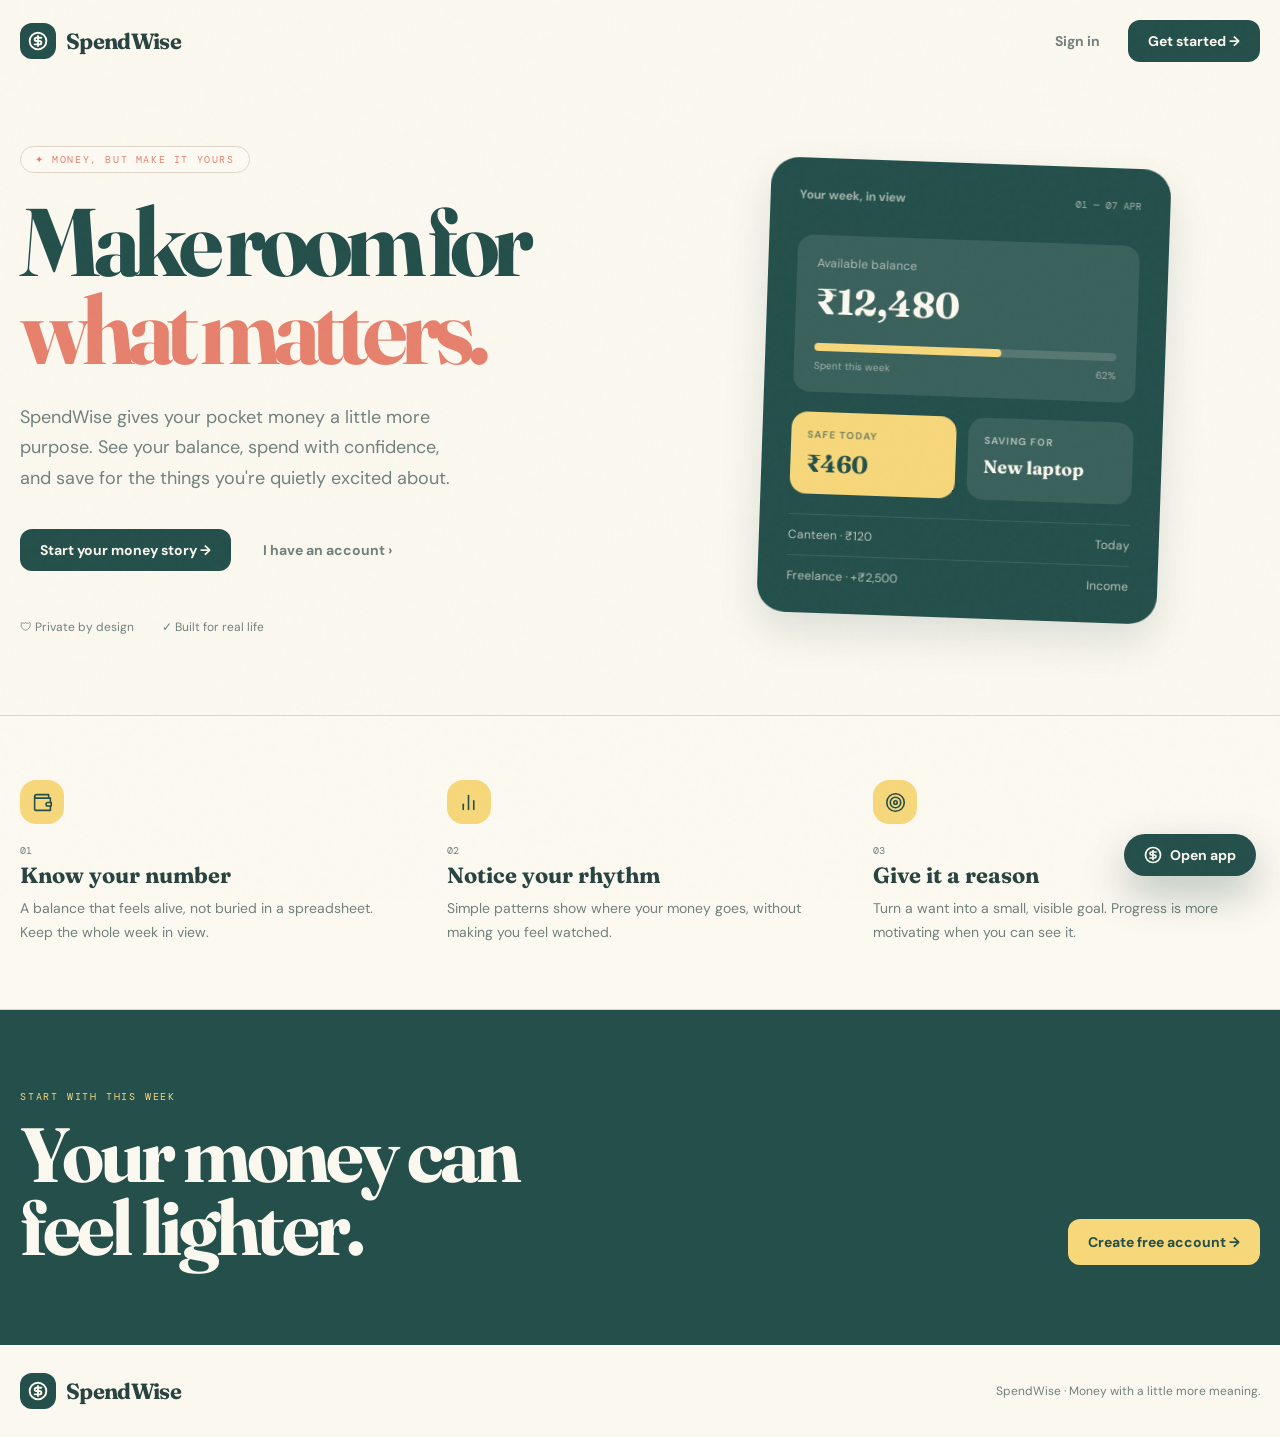
<file: index.html>
<!DOCTYPE html>
<html lang="en">
<head>
  <meta charset="UTF-8" />
  <meta name="viewport" content="width=device-width, initial-scale=1.0" />
  <title>SpendWise — Money with a little more meaning</title>
  <link rel="stylesheet" href="style.css" />
  <style>
    .landing { min-height: 100dvh; overflow: hidden; }
    .landing-header { max-width: 1280px; margin: 0 auto; display: flex; align-items: center; justify-content: space-between; padding: 20px; }
    .hero { max-width: 1280px; margin: 0 auto; display: grid; align-items: center; gap: 56px; padding: 64px 20px 80px; grid-template-columns: repeat(auto-fit, minmax(300px, 1fr)); }
    .hero-badge { display: inline-flex; align-items: center; gap: 8px; border-radius: 99px; border: 1px solid var(--border); background: var(--card); padding: 6px 14px; font-family: 'DM Mono', monospace; font-size: 10px; text-transform: uppercase; letter-spacing: .16em; color: var(--accent); margin-bottom: 24px; }
    .hero-title { font-family: 'Fraunces', serif; font-size: clamp(3rem,8vw,6rem); font-weight: 700; line-height: .92; letter-spacing: -.07em; color: var(--primary); }
    .hero-title span { color: var(--accent); }
    .hero-desc { margin-top: 28px; font-size: 18px; line-height: 1.7; color: var(--muted-fg); max-width: 440px; }
    .hero-btns { margin-top: 36px; display: flex; flex-wrap: wrap; align-items: center; gap: 12px; }
    .hero-trust { margin-top: 48px; display: flex; align-items: center; gap: 28px; font-size: 12px; color: var(--muted-fg); }
    .hero-trust span { display: flex; align-items: center; gap: 6px; }
    .mock-card { width: 100%; max-width: 400px; transform: rotate(2deg); border-radius: 28px; border: 1px solid rgba(36,79,75,.2); background: var(--primary); padding: 28px; box-shadow: 0 18px 42px rgba(36,79,75,.14); transition: transform .5s; }
    .mock-card:hover { transform: rotate(0deg); }
    .features { border-top: 1px solid var(--border); border-bottom: 1px solid var(--border); background: rgba(253,250,243,.6); }
    .features-inner { max-width: 1280px; margin: 0 auto; display: grid; gap: 40px; padding: 64px 20px; grid-template-columns: repeat(auto-fit, minmax(240px, 1fr)); }
    .feature-icon { width: 44px; height: 44px; border-radius: 16px; background: var(--secondary); display: grid; place-items: center; color: var(--primary); margin-bottom: 20px; }
    .cta { background: var(--primary); padding: 80px 20px; }
    .cta-inner { max-width: 1280px; margin: 0 auto; display: flex; flex-wrap: wrap; align-items: flex-end; justify-content: space-between; gap: 32px; }
    .footer { max-width: 1280px; margin: 0 auto; display: flex; flex-wrap: wrap; align-items: center; justify-content: space-between; gap: 16px; padding: 28px 20px; font-size: 12px; color: var(--muted-fg); }
    .link-btn { display: inline-flex; align-items: center; gap: 8px; border-radius: 12px; padding: 12px 20px; font-size: 14px; font-weight: 700; text-decoration: none; transition: all .2s; }
    .link-btn-primary { background: var(--primary); color: var(--primary-fg); }
    .link-btn-primary:hover { transform: translateY(-1px); box-shadow: 0 18px 42px rgba(36,79,75,.14); }
    .link-btn-ghost { color: var(--muted-fg); }
    .fab { position: fixed; bottom: 24px; right: 24px; z-index: 99; display: inline-flex; align-items: center; gap: 8px; border-radius: 99px; background: var(--primary); color: var(--primary-fg); padding: 12px 20px; font-size: 14px; font-weight: 700; text-decoration: none; box-shadow: 0 18px 42px rgba(36,79,75,.3); }
  </style>
</head>
<body>
<div class="landing">
  <!-- Header -->
  <header class="landing-header">
    <a href="index.html" style="display:flex;align-items:center;gap:10px;text-decoration:none">
      <span style="width:36px;height:36px;border-radius:12px;background:var(--primary);color:var(--primary-fg);display:grid;place-items:center">
        <svg xmlns="http://www.w3.org/2000/svg" width="20" height="20" viewBox="0 0 24 24" fill="none" stroke="currentColor" stroke-width="2.3" stroke-linecap="round" stroke-linejoin="round"><circle cx="12" cy="12" r="10"/><path d="M16 8h-6a2 2 0 1 0 0 4h4a2 2 0 1 1 0 4H8"/><path d="M12 18V6"/></svg>
      </span>
      <span style="font-family:'Fraunces',serif;font-size:22px;font-weight:700;letter-spacing:-.03em;color:var(--fg)">SpendWise</span>
    </a>
    <div style="display:flex;align-items:center;gap:12px">
      <a href="dashboard.html" style="border-radius:12px;padding:10px 16px;font-size:14px;font-weight:700;text-decoration:none;color:var(--muted-fg)">Sign in</a>
      <a href="dashboard.html" class="link-btn link-btn-primary">Get started →</a>
    </div>
  </header>

  <!-- Hero -->
  <section class="hero">
    <div class="animate-rise-in">
      <p class="hero-badge">✦ Money, but make it yours</p>
      <h1 class="hero-title">Make room for <span>what matters.</span></h1>
      <p class="hero-desc">SpendWise gives your pocket money a little more purpose. See your balance, spend with confidence, and save for the things you're quietly excited about.</p>
      <div class="hero-btns">
        <a href="dashboard.html" class="link-btn link-btn-primary">Start your money story →</a>
        <a href="dashboard.html" class="link-btn link-btn-ghost">I have an account ›</a>
      </div>
      <div class="hero-trust">
        <span>🛡 Private by design</span>
        <span>✓ Built for real life</span>
      </div>
    </div>
    <div style="display:flex;justify-content:center">
      <div class="mock-card">
        <div style="display:flex;align-items:center;justify-content:space-between;color:rgba(251,248,239,.6)">
          <span style="font-size:12px;font-weight:700">Your week, in view</span>
          <span style="font-family:'DM Mono',monospace;font-size:10px">01 — 07 APR</span>
        </div>
        <div style="margin-top:32px;border-radius:16px;background:rgba(251,248,239,.1);padding:20px">
          <p style="font-size:12px;color:rgba(251,248,239,.6)">Available balance</p>
          <p style="font-family:'Fraunces',serif;margin-top:8px;font-size:36px;font-weight:700;color:var(--primary-fg)">₹12,480</p>
          <div style="margin-top:20px;height:8px;border-radius:99px;background:rgba(251,248,239,.15)">
            <div style="height:100%;width:62%;border-radius:99px;background:var(--secondary)"></div>
          </div>
          <div style="margin-top:8px;display:flex;justify-content:space-between;font-size:10px;color:rgba(251,248,239,.55)">
            <span>Spent this week</span><span>62%</span>
          </div>
        </div>
        <div style="margin-top:20px;display:grid;grid-template-columns:1fr 1fr;gap:12px">
          <div style="border-radius:16px;background:var(--secondary);padding:16px;color:var(--primary)">
            <p style="font-size:10px;font-weight:700;text-transform:uppercase;letter-spacing:.1em;opacity:.6">Safe today</p>
            <p style="font-family:'Fraunces',serif;margin-top:8px;font-size:24px;font-weight:700">₹460</p>
          </div>
          <div style="border-radius:16px;background:rgba(251,248,239,.1);padding:16px;color:var(--primary-fg)">
            <p style="font-size:10px;font-weight:700;text-transform:uppercase;letter-spacing:.1em;opacity:.6">Saving for</p>
            <p style="font-family:'Fraunces',serif;margin-top:8px;font-size:18px;font-weight:700">New laptop</p>
          </div>
        </div>
        <div style="margin-top:20px">
          <div style="display:flex;justify-content:space-between;border-top:1px solid rgba(251,248,239,.1);padding-top:12px;margin-top:12px;font-size:12px;color:rgba(251,248,239,.7)"><span>Canteen · ₹120</span><span>Today</span></div>
          <div style="display:flex;justify-content:space-between;border-top:1px solid rgba(251,248,239,.1);padding-top:12px;margin-top:12px;font-size:12px;color:rgba(251,248,239,.7)"><span>Freelance · +₹2,500</span><span>Income</span></div>
        </div>
      </div>
    </div>
  </section>

  <!-- Features -->
  <section class="features">
    <div class="features-inner">
      <div>
        <div class="feature-icon"><svg xmlns="http://www.w3.org/2000/svg" width="21" height="21" viewBox="0 0 24 24" fill="none" stroke="currentColor" stroke-width="1.8" stroke-linecap="round" stroke-linejoin="round"><path d="M21 12V7H5a2 2 0 0 1 0-4h14v4"/><path d="M3 5v14a2 2 0 0 0 2 2h16v-5"/><path d="M18 12a2 2 0 0 0 0 4h4v-4Z"/></svg></div>
        <p style="font-family:'DM Mono',monospace;font-size:10px;color:var(--muted-fg);margin-bottom:4px">01</p>
        <h3 class="font-display" style="font-size:22px;font-weight:700">Know your number</h3>
        <p style="margin-top:8px;font-size:14px;line-height:1.7;color:var(--muted-fg)">A balance that feels alive, not buried in a spreadsheet. Keep the whole week in view.</p>
      </div>
      <div>
        <div class="feature-icon"><svg xmlns="http://www.w3.org/2000/svg" width="21" height="21" viewBox="0 0 24 24" fill="none" stroke="currentColor" stroke-width="1.8" stroke-linecap="round" stroke-linejoin="round"><line x1="18" x2="18" y1="20" y2="10"/><line x1="12" x2="12" y1="20" y2="4"/><line x1="6" x2="6" y1="20" y2="14"/></svg></div>
        <p style="font-family:'DM Mono',monospace;font-size:10px;color:var(--muted-fg);margin-bottom:4px">02</p>
        <h3 class="font-display" style="font-size:22px;font-weight:700">Notice your rhythm</h3>
        <p style="margin-top:8px;font-size:14px;line-height:1.7;color:var(--muted-fg)">Simple patterns show where your money goes, without making you feel watched.</p>
      </div>
      <div>
        <div class="feature-icon"><svg xmlns="http://www.w3.org/2000/svg" width="21" height="21" viewBox="0 0 24 24" fill="none" stroke="currentColor" stroke-width="1.8" stroke-linecap="round" stroke-linejoin="round"><circle cx="12" cy="12" r="10"/><circle cx="12" cy="12" r="6"/><circle cx="12" cy="12" r="2"/></svg></div>
        <p style="font-family:'DM Mono',monospace;font-size:10px;color:var(--muted-fg);margin-bottom:4px">03</p>
        <h3 class="font-display" style="font-size:22px;font-weight:700">Give it a reason</h3>
        <p style="margin-top:8px;font-size:14px;line-height:1.7;color:var(--muted-fg)">Turn a want into a small, visible goal. Progress is more motivating when you can see it.</p>
      </div>
    </div>
  </section>

  <!-- CTA -->
  <section class="cta">
    <div class="cta-inner">
      <div>
        <p style="font-family:'DM Mono',monospace;font-size:10px;text-transform:uppercase;letter-spacing:.18em;color:var(--secondary)">Start with this week</p>
        <h2 class="font-display" style="margin-top:16px;font-size:clamp(2.5rem,6vw,5rem);font-weight:700;line-height:.95;letter-spacing:-.05em;color:var(--primary-fg);max-width:560px">Your money can feel lighter.</h2>
      </div>
      <a href="dashboard.html" style="display:inline-flex;align-items:center;gap:8px;border-radius:12px;background:var(--secondary);padding:14px 20px;font-size:14px;font-weight:700;text-decoration:none;color:var(--primary)">Create free account →</a>
    </div>
  </section>

  <!-- Footer -->
  <footer class="footer">
    <a href="index.html" style="display:flex;align-items:center;gap:10px;text-decoration:none">
      <span style="width:36px;height:36px;border-radius:12px;background:var(--primary);color:var(--primary-fg);display:grid;place-items:center">
        <svg xmlns="http://www.w3.org/2000/svg" width="20" height="20" viewBox="0 0 24 24" fill="none" stroke="currentColor" stroke-width="2.3" stroke-linecap="round" stroke-linejoin="round"><circle cx="12" cy="12" r="10"/><path d="M16 8h-6a2 2 0 1 0 0 4h4a2 2 0 1 1 0 4H8"/><path d="M12 18V6"/></svg>
      </span>
      <span style="font-family:'Fraunces',serif;font-size:22px;font-weight:700;letter-spacing:-.03em;color:var(--fg)">SpendWise</span>
    </a>
    <span>SpendWise · Money with a little more meaning.</span>
  </footer>
</div>

<a href="dashboard.html" class="fab">
  <svg xmlns="http://www.w3.org/2000/svg" width="18" height="18" viewBox="0 0 24 24" fill="none" stroke="currentColor" stroke-width="2.3" stroke-linecap="round" stroke-linejoin="round"><circle cx="12" cy="12" r="10"/><path d="M16 8h-6a2 2 0 1 0 0 4h4a2 2 0 1 1 0 4H8"/><path d="M12 18V6"/></svg>
  Open app
</a>
</body>
</html>
</file>
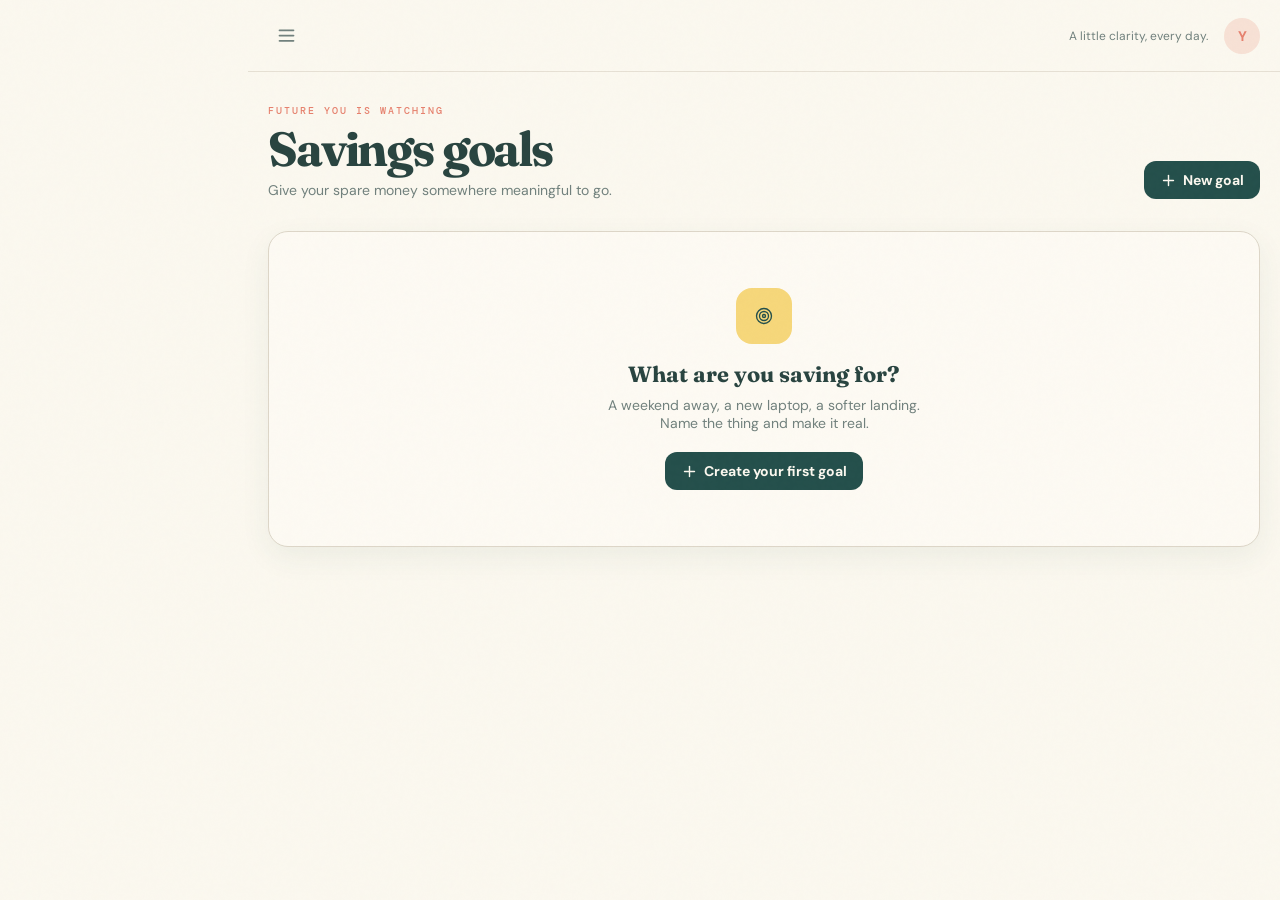
<file: goals.html>
<!DOCTYPE html>
<html lang="en">
<head>
  <meta charset="UTF-8" />
  <meta name="viewport" content="width=device-width, initial-scale=1.0" />
  <title>Savings Goals — SpendWise</title>
  <link rel="stylesheet" href="style.css" />
  <script src="store.js"></script>
</head>
<body>
<div class="app-shell">
  <div id="sidebarContainer"></div>
  <div class="main">
    <div id="topbarContainer"></div>
    <div class="page-content">
      <div class="animate-rise-in" id="pageContent"></div>
    </div>
  </div>
</div>

<script>
document.getElementById('sidebarContainer').innerHTML = renderSidebar('goals.html');
document.getElementById('topbarContainer').innerHTML = renderTopbar();

function goalFormHTML(initial) {
  return `
    <form id="goalForm" onsubmit="return false" style="display:flex;flex-direction:column;gap:16px">
      <label class="label">Goal name
        <input class="input" name="name" required placeholder="e.g. New laptop" value="${initial?.name||''}" style="margin-top:6px">
      </label>
      <label class="label">Target amount
        <input class="input" type="number" name="targetAmount" min="1" required placeholder="25000" value="${initial?.targetAmount||''}" style="margin-top:6px">
      </label>
      <label class="label">Already saved
        <input class="input" type="number" name="currentAmount" min="0" placeholder="0" value="${initial?.currentAmount||0}" style="margin-top:6px">
      </label>
      <div style="display:flex;justify-content:flex-end;gap:8px;padding-top:8px">
        <button type="button" class="btn btn-ghost" onclick="closeModal()">Cancel</button>
        <button type="submit" class="btn btn-primary">Save goal</button>
      </div>
    </form>`;
}

function render() {
  const { goals } = getStore();
  document.getElementById('pageContent').innerHTML = `
    <div class="page-heading">
      <div>
        <p class="page-heading-eyebrow">Future you is watching</p>
        <h1 class="page-heading-title font-display">Savings goals</h1>
        <p class="page-heading-desc">Give your spare money somewhere meaningful to go.</p>
      </div>
      <button class="btn btn-primary" onclick="showAddModal()">${icons.plus} New goal</button>
    </div>

    ${goals.length ? `
      <div class="grid-3">
        ${goals.map(goal => `
          <div class="card" style="padding:24px;display:flex;flex-direction:column">
            <div style="display:flex;align-items:flex-start;justify-content:space-between;margin-bottom:32px">
              <div style="width:44px;height:44px;border-radius:16px;background:var(--secondary);display:grid;place-items:center;color:var(--primary)">${icons.target}</div>
              <div style="display:flex;gap:4px">
                <button onclick="editGoal(${goal.id})" style="background:none;border:none;cursor:pointer;padding:6px 10px;border-radius:8px;font-size:13px;font-weight:600;color:var(--muted-fg)">Edit</button>
                <button onclick="removeGoal(${goal.id})" style="background:none;border:none;cursor:pointer;padding:6px 10px;border-radius:8px;font-size:13px;font-weight:600;color:var(--destructive)">Delete</button>
              </div>
            </div>
            ${renderGoalProgress(goal)}
            <div style="margin-top:auto;padding-top:28px;font-size:12px;color:var(--muted-fg)">Keep adding small amounts. They compound.</div>
          </div>
        `).join('')}
      </div>
    ` : `
      <div class="card">
        <div class="empty-state">
          <div class="empty-icon">${icons.target}</div>
          <h2 class="empty-title">What are you saving for?</h2>
          <p class="empty-copy">A weekend away, a new laptop, a softer landing. Name the thing and make it real.</p>
          <button class="btn btn-primary" style="margin-top:20px" onclick="showAddModal()">${icons.plus} Create your first goal</button>
        </div>
      </div>
    `}
  `;
}

function showAddModal() {
  openModal('Create a savings goal', goalFormHTML(null));
  document.getElementById('goalForm').onsubmit = (e) => {
    e.preventDefault();
    const fd = new FormData(e.target);
    addGoal({ name: fd.get('name'), targetAmount: Number(fd.get('targetAmount')), currentAmount: Number(fd.get('currentAmount')) });
    closeModal(); render();
  };
}

function editGoal(id) {
  const goal = getStore().goals.find(g => g.id === id);
  if (!goal) return;
  openModal('Edit savings goal', goalFormHTML(goal));
  document.getElementById('goalForm').onsubmit = (e) => {
    e.preventDefault();
    const fd = new FormData(e.target);
    updateGoal(id, { name: fd.get('name'), targetAmount: Number(fd.get('targetAmount')), currentAmount: Number(fd.get('currentAmount')) });
    closeModal(); render();
  };
}

function removeGoal(id) {
  if (confirm('Delete this goal?')) { deleteGoal(id); render(); }
}

render();
</script>
</body>
</html>
</file>
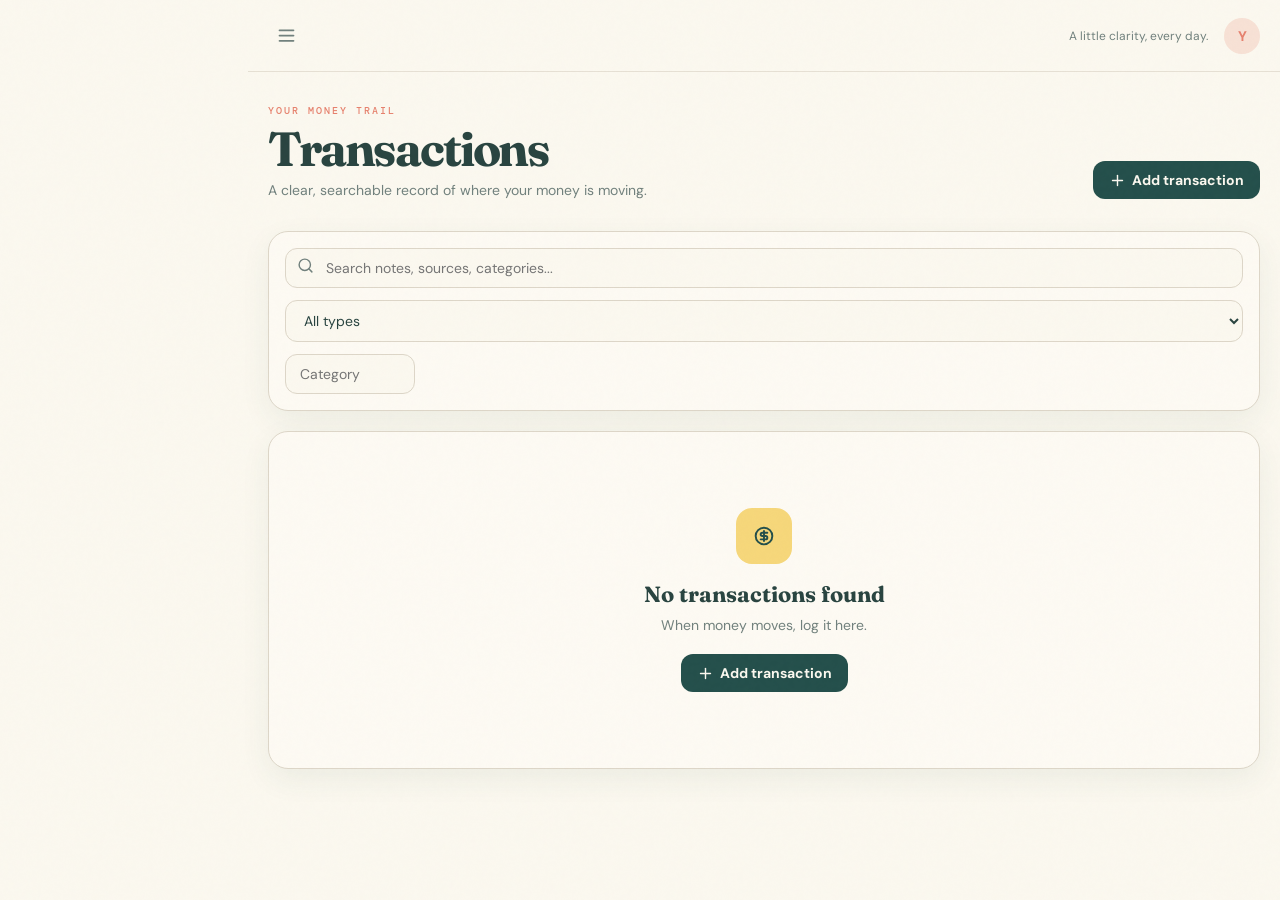
<file: history.html>
<!DOCTYPE html>
<html lang="en">
<head>
  <meta charset="UTF-8" />
  <meta name="viewport" content="width=device-width, initial-scale=1.0" />
  <title>Transactions — SpendWise</title>
  <link rel="stylesheet" href="style.css" />
  <script src="store.js"></script>
</head>
<body>
<div class="app-shell">
  <div id="sidebarContainer"></div>
  <div class="main">
    <div id="topbarContainer"></div>
    <div class="page-content">
      <div class="animate-rise-in" id="pageContent"></div>
    </div>
  </div>
</div>

<script>
document.getElementById('sidebarContainer').innerHTML = renderSidebar('history.html');
document.getElementById('topbarContainer').innerHTML = renderTopbar();

let searchVal = '', typeVal = '', catVal = '';

function render() {
  const { transactions } = getStore();
  const filtered = transactions.filter(t => {
    const q = searchVal.toLowerCase();
    const matchSearch = !q || (t.note||'').toLowerCase().includes(q) || (t.source||'').toLowerCase().includes(q) || (t.category||'').toLowerCase().includes(q);
    const matchType = !typeVal || t.type === typeVal;
    const matchCat = !catVal || (t.category||'').toLowerCase().includes(catVal.toLowerCase());
    return matchSearch && matchType && matchCat;
  });

  document.getElementById('pageContent').innerHTML = `
    <div class="page-heading">
      <div>
        <p class="page-heading-eyebrow">Your money trail</p>
        <h1 class="page-heading-title font-display">Transactions</h1>
        <p class="page-heading-desc">A clear, searchable record of where your money is moving.</p>
      </div>
      <button class="btn btn-primary" onclick="showAddModal()">${icons.plus} Add transaction</button>
    </div>

    <div class="card" style="margin-bottom:20px;padding:16px">
      <div style="display:flex;flex-wrap:wrap;gap:12px">
        <label style="position:relative;flex:1;min-width:200px">
          <span style="position:absolute;left:12px;top:50%;transform:translateY(-50%);color:var(--muted-fg)">${icons.search}</span>
          <input class="input" id="searchInput" value="${searchVal}" placeholder="Search notes, sources, categories..." style="padding-left:40px" oninput="searchVal=this.value;render()">
        </label>
        <select class="select" style="min-width:130px" onchange="typeVal=this.value;render()">
          <option value="" ${!typeVal?'selected':''}>All types</option>
          <option value="expense" ${typeVal==='expense'?'selected':''}>Expenses</option>
          <option value="income" ${typeVal==='income'?'selected':''}>Income</option>
        </select>
        <input class="input" value="${catVal}" placeholder="Category" style="width:130px" oninput="catVal=this.value;render()">
      </div>
    </div>

    <div class="card" style="padding:20px 28px">
      ${filtered.length
        ? filtered.map(t => renderTxRow(t, true)).join('')
        : `<div class="empty-state">
            <div class="empty-icon">${icons.dollar}</div>
            <h2 class="empty-title">No transactions found</h2>
            <p class="empty-copy">${searchVal||typeVal||catVal ? 'Try a different search or clear the filters.' : 'When money moves, log it here.'}</p>
            ${!searchVal&&!typeVal&&!catVal ? `<button class="btn btn-primary" style="margin-top:20px" onclick="showAddModal()">${icons.plus} Add transaction</button>` : ''}
          </div>`}
    </div>
  `;
}

function showAddModal() {
  openModal('Add a transaction', renderTransactionForm(null, 'txForm'));
  document.getElementById('txForm').onsubmit = (e) => {
    e.preventDefault();
    addTransaction(getFormData('txForm'));
    closeModal(); render();
  };
}

function editTx(id) {
  const tx = getStore().transactions.find(t => t.id === id);
  if (!tx) return;
  openModal('Edit transaction', renderTransactionForm(tx, 'txForm'));
  document.getElementById('txForm').onsubmit = (e) => {
    e.preventDefault();
    updateTransaction(id, getFormData('txForm'));
    closeModal(); render();
  };
}

function deleteTx(id) {
  if (confirm('Delete this transaction?')) { deleteTransaction(id); render(); }
}

render();
</script>
</body>
</html>
</file>
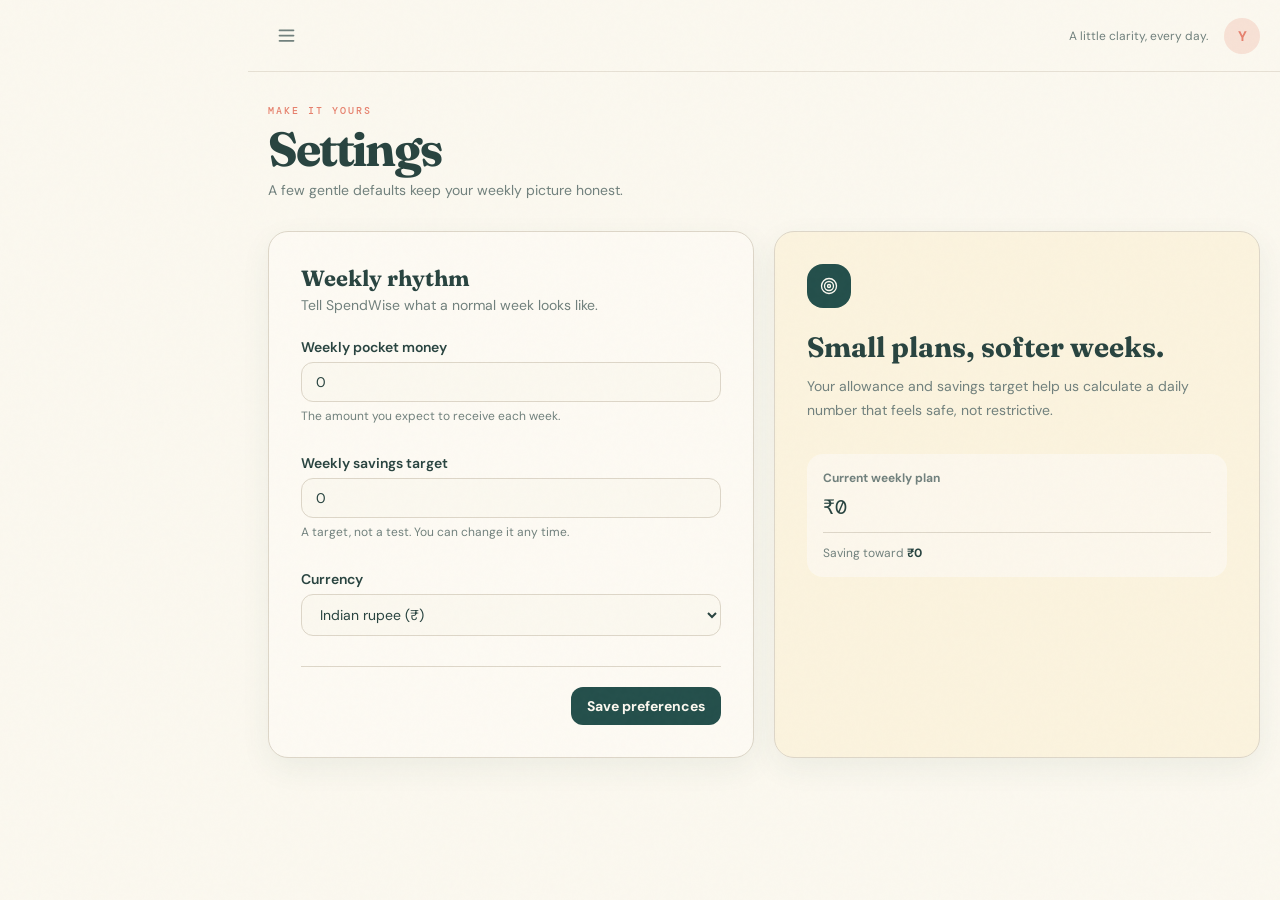
<file: settings.html>
<!DOCTYPE html>
<html lang="en">
<head>
  <meta charset="UTF-8" />
  <meta name="viewport" content="width=device-width, initial-scale=1.0" />
  <title>Settings — SpendWise</title>
  <link rel="stylesheet" href="style.css" />
  <script src="store.js"></script>
</head>
<body>
<div class="app-shell">
  <div id="sidebarContainer"></div>
  <div class="main">
    <div id="topbarContainer"></div>
    <div class="page-content">
      <div class="animate-rise-in" id="pageContent"></div>
    </div>
  </div>
</div>

<script>
document.getElementById('sidebarContainer').innerHTML = renderSidebar('settings.html');
document.getElementById('topbarContainer').innerHTML = renderTopbar();

function render() {
  const { settings } = getStore();
  document.getElementById('pageContent').innerHTML = `
    <div class="page-heading">
      <div>
        <p class="page-heading-eyebrow">Make it yours</p>
        <h1 class="page-heading-title font-display">Settings</h1>
        <p class="page-heading-desc">A few gentle defaults keep your weekly picture honest.</p>
      </div>
    </div>

    <div class="grid-2">
      <div class="card" style="padding:32px">
        <form id="settingsForm" onsubmit="return false" style="display:flex;flex-direction:column;gap:24px">
          <div>
            <p class="font-display" style="font-size:22px;font-weight:700">Weekly rhythm</p>
            <p style="margin-top:4px;font-size:14px;color:var(--muted-fg)">Tell SpendWise what a normal week looks like.</p>
          </div>
          <label class="label">Weekly pocket money
            <input class="input" type="number" name="weeklyAllowance" min="0" value="${settings.weeklyAllowance}" style="margin-top:6px">
            <span style="display:block;margin-top:6px;font-size:12px;font-weight:400;color:var(--muted-fg)">The amount you expect to receive each week.</span>
          </label>
          <label class="label">Weekly savings target
            <input class="input" type="number" name="weeklySavingsTarget" min="0" value="${settings.weeklySavingsTarget}" style="margin-top:6px">
            <span style="display:block;margin-top:6px;font-size:12px;font-weight:400;color:var(--muted-fg)">A target, not a test. You can change it any time.</span>
          </label>
          <label class="label">Currency
            <select class="select" name="currency" style="margin-top:6px">
              <option value="INR" ${settings.currency==='INR'?'selected':''}>Indian rupee (₹)</option>
              <option value="USD" ${settings.currency==='USD'?'selected':''}>US Dollar ($)</option>
              <option value="EUR" ${settings.currency==='EUR'?'selected':''}>Euro (€)</option>
              <option value="GBP" ${settings.currency==='GBP'?'selected':''}>British Pound (£)</option>
            </select>
          </label>
          <div style="display:flex;align-items:center;justify-content:space-between;border-top:1px solid var(--border);padding-top:20px">
            <span id="savedMsg" style="display:flex;align-items:center;gap:6px;font-size:12px;font-weight:700;color:#2d806b;opacity:0;transition:opacity .3s">${icons.check} Saved</span>
            <button type="submit" class="btn btn-primary">Save preferences</button>
          </div>
        </form>
      </div>

      <div class="card" style="padding:32px;background:rgba(246,215,122,.15)">
        <div style="width:44px;height:44px;border-radius:16px;background:var(--primary);display:grid;place-items:center;color:var(--primary-fg)">${icons.target}</div>
        <h2 class="font-display" style="margin-top:24px;font-size:28px;font-weight:700;line-height:1.1">Small plans, softer weeks.</h2>
        <p style="margin-top:12px;font-size:14px;line-height:1.7;color:var(--muted-fg)">Your allowance and savings target help us calculate a daily number that feels safe, not restrictive.</p>
        <div style="margin-top:32px;border-radius:16px;background:rgba(253,250,243,.7);padding:16px">
          <p style="font-size:12px;font-weight:700;color:var(--muted-fg)">Current weekly plan</p>
          <p style="margin-top:8px;font-family:'DM Mono',monospace;font-size:20px">${currency(settings.weeklyAllowance)}</p>
          <div style="margin:12px 0;height:1px;background:var(--border)"></div>
          <p style="font-size:12px;color:var(--muted-fg)">Saving toward <b style="color:var(--fg)">${currency(settings.weeklySavingsTarget)}</b></p>
        </div>
      </div>
    </div>
  `;

  document.getElementById('settingsForm').onsubmit = (e) => {
    e.preventDefault();
    const fd = new FormData(e.target);
    updateSettings({ weeklyAllowance: Number(fd.get('weeklyAllowance')), weeklySavingsTarget: Number(fd.get('weeklySavingsTarget')), currency: fd.get('currency') });
    const msg = document.getElementById('savedMsg');
    msg.style.opacity = '1';
    setTimeout(() => { msg.style.opacity = '0'; render(); }, 2600);
  };
}

render();
</script>
</body>
</html>
</file>
<file: style.css>
@import url('https://fonts.googleapis.com/css2?family=DM+Mono:wght@400;500&family=DM+Sans:wght@400;500;600;700&family=Fraunces:opsz,wght@9..144,600;9..144,700&display=swap');

:root {
  --bg: #fbf8ef;
  --fg: #294440;
  --border: #ddd6c8;
  --card: #fdfaf3;
  --primary: #244f4b;
  --primary-fg: #fbf8ef;
  --secondary: #f6d77a;
  --secondary-fg: #294440;
  --muted: #ede9df;
  --muted-fg: #71817d;
  --accent: #e6816d;
  --sidebar: #1e4a46;
  --sidebar-fg: #f5f0e4;
  --sidebar-border: #2d5e59;
  --sidebar-active: #f6d77a;
  --sidebar-active-fg: #294440;
  --destructive: #c66555;
  --income-bg: #d9eee4;
  --income-fg: #2d806b;
  --expense-bg: #f8dfd9;
  --expense-fg: #c66555;
}

*, *::before, *::after { box-sizing: border-box; margin: 0; padding: 0; }

body {
  font-family: 'DM Sans', sans-serif;
  background: var(--bg);
  color: var(--fg);
  min-height: 100dvh;
  -webkit-font-smoothing: antialiased;
}

.font-display { font-family: 'Fraunces', serif; }
.font-mono { font-family: 'DM Mono', monospace; }

/* Layout */
.app-shell { display: flex; min-height: 100dvh; }

.sidebar {
  position: fixed; top: 0; left: 0; bottom: 0; width: 248px;
  background: var(--sidebar); color: var(--sidebar-fg);
  padding: 24px 20px; display: flex; flex-direction: column;
  z-index: 40; transition: transform .3s;
}
.sidebar.closed { transform: translateX(-100%); }

.sidebar-logo { display: flex; align-items: center; gap: 10px; text-decoration: none; margin-bottom: 40px; }
.sidebar-logo-icon { width: 36px; height: 36px; border-radius: 12px; background: var(--secondary); color: var(--primary); display: grid; place-items: center; }
.sidebar-logo-text { font-family: 'Fraunces', serif; font-size: 22px; font-weight: 700; letter-spacing: -.03em; color: #fff8e7; }

.sidebar-section-label { font-size: 10px; font-weight: 700; text-transform: uppercase; letter-spacing: .18em; color: rgba(245,240,228,.45); margin-bottom: 12px; padding-left: 12px; }

.nav-link {
  display: flex; align-items: center; gap: 12px; padding: 12px;
  border-radius: 12px; text-decoration: none; font-size: 14px; font-weight: 600;
  color: rgba(245,240,228,.7); transition: all .15s; margin-bottom: 4px;
}
.nav-link:hover { background: rgba(245,240,228,.08); color: var(--sidebar-fg); }
.nav-link.active { background: var(--sidebar-active); color: var(--sidebar-active-fg); }
.nav-link svg { flex-shrink: 0; }

.sidebar-user { margin-top: auto; border-radius: 16px; border: 1px solid var(--sidebar-border); background: rgba(245,240,228,.06); padding: 16px; }
.sidebar-avatar { width: 32px; height: 32px; border-radius: 50%; background: #e6816d; display: grid; place-items: center; font-size: 12px; font-weight: 700; color: #fff8e7; }

.main { flex: 1; min-height: 100dvh; padding-left: 248px; }
@media (max-width: 768px) { .main { padding-left: 0; } .sidebar { transform: translateX(-100%); } .sidebar.open { transform: translateX(0); } }

.topbar {
  position: sticky; top: 0; z-index: 20; height: 72px;
  display: flex; align-items: center; justify-content: space-between;
  padding: 0 20px; border-bottom: 1px solid rgba(221,214,200,.7);
  background: rgba(251,248,239,.9); backdrop-filter: blur(16px);
}
.topbar-avatar { width: 36px; height: 36px; border-radius: 50%; background: rgba(230,129,109,.2); display: grid; place-items: center; font-size: 14px; font-weight: 700; color: var(--accent); }

.page-content { max-width: 1320px; margin: 0 auto; padding: 32px 20px; }

/* Cards */
.card { border-radius: 20px; border: 1px solid var(--border); background: var(--card); box-shadow: 0 10px 30px rgba(36,79,75,.07); }

/* Buttons */
.btn { display: inline-flex; align-items: center; justify-content: center; gap: 6px; border-radius: 12px; padding: 10px 16px; font-size: 14px; font-weight: 700; border: none; cursor: pointer; transition: all .2s; font-family: 'DM Sans', sans-serif; }
.btn-primary { background: var(--primary); color: var(--primary-fg); }
.btn-primary:hover { transform: translateY(-1px); box-shadow: 0 18px 42px rgba(36,79,75,.14); }
.btn-soft { background: var(--secondary); color: var(--secondary-fg); }
.btn-ghost { background: transparent; color: var(--muted-fg); }
.btn-danger { background: transparent; color: var(--destructive); }
.btn:disabled { opacity: .5; cursor: not-allowed; }

/* Page heading */
.page-heading { margin-bottom: 32px; display: flex; flex-wrap: wrap; gap: 20px; align-items: flex-end; justify-content: space-between; }
.page-heading-eyebrow { font-family: 'DM Mono', monospace; font-size: 10px; font-weight: 500; text-transform: uppercase; letter-spacing: .2em; color: var(--accent); margin-bottom: 8px; }
.page-heading-title { font-family: 'Fraunces', serif; font-size: clamp(2rem,5vw,3rem); font-weight: 700; letter-spacing: -.045em; line-height: 1; }
.page-heading-desc { margin-top: 8px; font-size: 14px; color: var(--muted-fg); max-width: 480px; }

/* Grid helpers */
.grid-2 { display: grid; gap: 20px; grid-template-columns: repeat(auto-fit, minmax(280px, 1fr)); }
.grid-3 { display: grid; gap: 20px; grid-template-columns: repeat(auto-fill, minmax(260px, 1fr)); }

/* Form inputs */
.input, .select {
  width: 100%; border-radius: 12px; border: 1px solid var(--border);
  background: var(--bg); padding: 10px 14px; font-size: 14px;
  outline: none; font-family: 'DM Sans', sans-serif; color: var(--fg);
  transition: box-shadow .15s;
}
.input:focus, .select:focus { box-shadow: 0 0 0 4px rgba(36,79,75,.1); }
.label { display: block; font-size: 14px; font-weight: 600; margin-bottom: 6px; }

/* Modal */
.modal-overlay { position: fixed; inset: 0; z-index: 50; display: flex; align-items: flex-end; justify-content: center; background: rgba(23,59,56,.4); backdrop-filter: blur(4px); }
.modal-box { max-height: 90dvh; width: 100%; max-width: 560px; overflow-y: auto; border-radius: 24px 24px 0 0; border: 1px solid var(--border); background: var(--card); padding: 24px; box-shadow: 0 18px 42px rgba(36,79,75,.14); }
.modal-header { display: flex; align-items: center; justify-content: space-between; margin-bottom: 24px; }
.modal-title { font-family: 'Fraunces', serif; font-size: 22px; font-weight: 700; }

/* Transaction row */
.tx-row { display: grid; grid-template-columns: auto 1fr auto; align-items: center; gap: 12px; border-bottom: 1px solid rgba(221,214,200,.7); padding: 16px 0; }
.tx-row:last-child { border-bottom: none; }
.tx-icon { width: 36px; height: 36px; border-radius: 12px; display: grid; place-items: center; flex-shrink: 0; }
.tx-icon.income { background: var(--income-bg); color: var(--income-fg); }
.tx-icon.expense { background: var(--expense-bg); color: var(--expense-fg); }
.tx-title { font-size: 14px; font-weight: 700; overflow: hidden; text-overflow: ellipsis; white-space: nowrap; }
.tx-sub { font-size: 12px; color: var(--muted-fg); overflow: hidden; text-overflow: ellipsis; white-space: nowrap; }
.tx-amount { font-family: 'DM Mono', monospace; font-size: 14px; white-space: nowrap; }
.tx-amount.income { color: var(--income-fg); }
.tx-actions { display: flex; gap: 4px; }
.icon-btn { background: none; border: none; cursor: pointer; padding: 6px; border-radius: 8px; color: var(--muted-fg); transition: all .15s; }
.icon-btn:hover { background: var(--muted); color: var(--fg); }
.icon-btn.danger:hover { background: rgba(198,101,85,.1); color: var(--destructive); }

/* Progress bar */
.progress-bar { height: 10px; border-radius: 99px; background: var(--muted); overflow: hidden; }
.progress-fill { height: 100%; border-radius: 99px; background: var(--accent); transition: width .7s; }

/* Empty state */
.empty-state { display: flex; flex-direction: column; align-items: center; justify-content: center; padding: 56px 24px; text-align: center; }
.empty-icon { width: 56px; height: 56px; border-radius: 16px; background: var(--secondary); display: grid; place-items: center; color: var(--primary); margin-bottom: 16px; }
.empty-title { font-family: 'Fraunces', serif; font-size: 22px; font-weight: 700; }
.empty-copy { margin-top: 8px; font-size: 14px; color: var(--muted-fg); max-width: 320px; }

/* Animations */
@keyframes rise-in { from { opacity: 0; transform: translateY(12px); } to { opacity: 1; transform: translateY(0); } }
.animate-rise-in { animation: rise-in .55s cubic-bezier(.22,1,.36,1) both; }

/* Grain overlay */
body::after { content: ''; position: fixed; inset: 0; pointer-events: none; opacity: .035; z-index: 999; background-image: url("data:image/svg+xml,%3Csvg viewBox='0 0 180 180' xmlns='http://www.w3.org/2000/svg'%3E%3Cfilter id='n'%3E%3CfeTurbulence type='fractalNoise' baseFrequency='.9' numOctaves='3' stitchTiles='stitch'/%3E%3C/filter%3E%3Crect width='100%25' height='100%25' filter='url(%23n)' opacity='.5'/%3E%3C/svg%3E"); }

/* Overlay for mobile sidebar */
.sidebar-overlay { display: none; position: fixed; inset: 0; z-index: 30; background: rgba(22,59,56,.4); }
.sidebar-overlay.show { display: block; }

/* Period buttons */
.period-btn { border-radius: 12px; padding: 8px 16px; font-size: 12px; font-weight: 700; text-transform: capitalize; border: none; cursor: pointer; background: var(--card); color: var(--muted-fg); transition: all .15s; }
.period-btn.active { background: var(--primary); color: var(--primary-fg); }

/* Type toggle */
.type-toggle { display: grid; grid-template-columns: 1fr 1fr; gap: 4px; background: var(--muted); border-radius: 12px; padding: 4px; margin-bottom: 16px; }
.type-btn { border-radius: 10px; padding: 8px 0; font-size: 14px; font-weight: 700; border: none; cursor: pointer; background: transparent; color: var(--fg); transition: all .15s; }
.type-btn.active { background: var(--card); box-shadow: 0 1px 4px rgba(0,0,0,.08); }

/* Hamburger */
.hamburger { background: none; border: none; cursor: pointer; padding: 8px; border-radius: 8px; color: var(--muted-fg); display: flex; align-items: center; }
</file>
